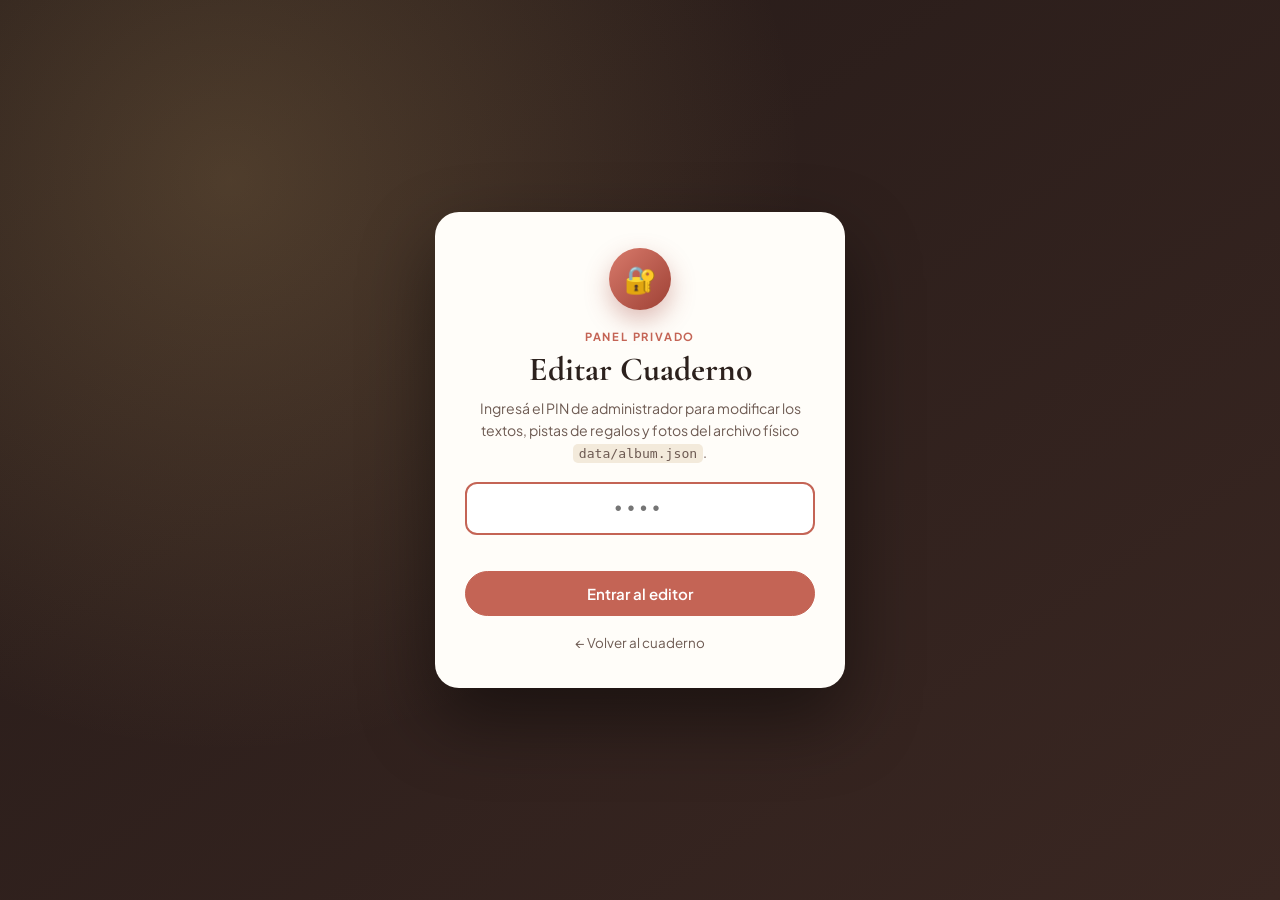
<file: admin.html>
<!DOCTYPE html>
<html lang="es">
<head>
  <meta charset="UTF-8" />
  <meta name="viewport" content="width=device-width, initial-scale=1.0" />
  <title>Admin · Cuaderno 6 Años</title>
  <link rel="preconnect" href="https://fonts.googleapis.com">
  <link rel="preconnect" href="https://fonts.gstatic.com" crossorigin>
  <link href="https://fonts.googleapis.com/css2?family=Cormorant+Garamond:wght@600;700&family=Plus+Jakarta+Sans:wght@400;500;600;700&display=swap" rel="stylesheet">
  <link rel="stylesheet" href="/admin.css" />
</head>
<body>
  <!-- PIN Lock Screen -->
  <section class="pin-screen" id="pinScreen">
    <div class="pin-card">
      <div class="pin-seal">🔐</div>
      <span class="kicker">Panel Privado</span>
      <h1>Editar Cuaderno</h1>
      <p>Ingresá el PIN de administrador para modificar los textos, pistas de regalos y fotos del archivo físico <code>data/album.json</code>.</p>
      <form id="pinForm">
        <input type="password" id="pinInput" class="pin-input" placeholder="••••" autocomplete="current-password" required />
        <div class="pin-error" id="pinError"></div>
        <button type="submit" class="btn primary full">Entrar al editor</button>
      </form>
      <a href="/" class="back-plain">← Volver al cuaderno</a>
    </div>
  </section>

  <!-- Main Editor App -->
  <div class="admin-app hidden" id="adminApp">
    <header class="admin-header">
      <div class="header-left">
        <a href="/" class="btn ghost" target="_blank">📖 Ver cuaderno</a>
        <div>
          <div class="kicker">Guardado directo en archivo físico</div>
          <h1>Editor · Cuaderno 6 Años</h1>
        </div>
      </div>

      <div class="header-right">
        <span class="save-status" id="saveStatus">Sin cambios sin guardar</span>
        <button class="btn ghost" id="downloadBackupBtn" type="button">⬇ Respaldo .json</button>
        <button class="btn primary" id="saveBtn" type="button">💾 Guardar cambios</button>
        <button class="btn ghost" id="logoutBtn" type="button" title="Cerrar sesión">🔒 Salir</button>
      </div>
    </header>

    <div class="admin-layout">
      <!-- Left Sidebar Navigation -->
      <aside class="sidebar">
        <div class="side-group-label">General</div>
        <button class="side-tab active" data-section="meta">📖 Portada y General</button>
        <button class="side-tab" data-section="dedication">💌 Dedicatoria</button>
        <button class="side-tab" data-section="surprise">✨ Mensajes sorpresa</button>

        <div class="side-group-label">Capítulos (6 Años + Regalos)</div>
        <div id="chapterTabsNav"></div>

        <div class="side-group-label">Seguridad</div>
        <button class="side-tab" data-section="security">🔐 Cambiar PIN</button>
      </aside>

      <!-- Main Form Area -->
      <main class="editor-main" id="editorMain"></main>
    </div>
  </div>

  <div class="toast" id="toast"></div>

  <script src="/admin.js"></script>
</body>
</html>
</file>
<file: admin.css>
:root {
  --bg: #f6f1e9;
  --panel: #ffffff;
  --ink: #2c211d;
  --muted: #6e5b53;
  --accent: #c46455;
  --accent-dark: #9e483b;
  --border: rgba(44, 33, 29, 0.11);
  --soft: #faf5ed;
}

* { box-sizing: border-box; margin: 0; padding: 0; }

body {
  min-height: 100vh;
  font-family: 'Plus Jakarta Sans', system-ui, sans-serif;
  background: var(--bg);
  color: var(--ink);
}

.hidden { display: none !important; }

.kicker {
  font-size: 0.7rem;
  letter-spacing: 0.16em;
  text-transform: uppercase;
  color: var(--accent);
  font-weight: 700;
}

/* ================= PIN SCREEN ================= */
.pin-screen {
  min-height: 100vh;
  display: grid;
  place-items: center;
  padding: 20px;
  background:
    radial-gradient(circle at 18% 20%, rgba(214, 177, 109, 0.22), transparent 45%),
    linear-gradient(145deg, #251a18, #3a2722);
}

.pin-card {
  width: 100%;
  max-width: 410px;
  background: #fffdf9;
  border-radius: 24px;
  padding: 36px 30px;
  text-align: center;
  box-shadow: 0 32px 75px rgba(0, 0, 0, 0.45);
}

.pin-seal {
  width: 62px;
  height: 62px;
  border-radius: 50%;
  margin: 0 auto 14px;
  background: linear-gradient(135deg, #d87a6b, #9e4135);
  display: grid;
  place-items: center;
  font-size: 1.65rem;
  box-shadow: 0 10px 24px rgba(158, 65, 53, 0.34);
}

.pin-card h1 {
  font-family: 'Cormorant Garamond', serif;
  font-size: 2.1rem;
  margin: 4px 0 8px;
}

.pin-card p {
  font-size: 0.88rem;
  color: var(--muted);
  line-height: 1.55;
}
.pin-card code {
  background: #f3eadb;
  padding: 2px 6px;
  border-radius: 5px;
  font-size: 0.82rem;
}

.pin-input {
  margin-top: 18px;
  width: 100%;
  padding: 13px 16px;
  border-radius: 12px;
  border: 2px solid #dfd2bf;
  font-size: 1.25rem;
  text-align: center;
  letter-spacing: 0.28em;
  outline: none;
}
.pin-input:focus { border-color: var(--accent); }

.pin-error {
  min-height: 22px;
  margin-top: 8px;
  font-size: 0.82rem;
  color: var(--accent-dark);
  font-weight: 600;
}

.back-plain {
  display: inline-block;
  margin-top: 18px;
  color: var(--muted);
  font-size: 0.84rem;
  text-decoration: none;
}
.back-plain:hover { color: var(--accent); }

/* ================= BUTTONS ================= */
.btn {
  display: inline-flex;
  align-items: center;
  justify-content: center;
  gap: 6px;
  padding: 9px 16px;
  border-radius: 999px;
  border: 1px solid var(--border);
  background: #fff;
  color: var(--ink);
  font-family: inherit;
  font-size: 0.84rem;
  font-weight: 600;
  text-decoration: none;
  cursor: pointer;
  transition: 0.18s;
}
.btn:hover { background: var(--soft); }
.btn.primary,
.field label.btn.primary {
  background: var(--accent);
  border-color: var(--accent);
  color: #fff;
}
.btn.primary:hover,
.field label.btn.primary:hover { background: var(--accent-dark); color: #fff; }
.btn.danger {
  background: rgba(196, 84, 72, 0.1);
  border-color: rgba(196, 84, 72, 0.25);
  color: #a1392f;
}
.btn.danger:hover { background: #c45448; color: #fff; }
.btn.sm { padding: 6px 12px; font-size: 0.76rem; }
.btn.full { width: 100%; padding: 12px 18px; font-size: 0.94rem; margin-top: 6px; }

/* ================= ADMIN LAYOUT ================= */
.admin-header {
  position: sticky;
  top: 0;
  z-index: 40;
  background: rgba(255, 253, 249, 0.92);
  backdrop-filter: blur(12px);
  border-bottom: 1px solid var(--border);
  padding: 12px 24px;
  display: flex;
  justify-content: space-between;
  align-items: center;
  gap: 16px;
  flex-wrap: wrap;
}

.header-left, .header-right {
  display: flex;
  align-items: center;
  gap: 12px;
  flex-wrap: wrap;
}

.admin-header h1 {
  font-family: 'Cormorant Garamond', serif;
  font-size: 1.55rem;
  line-height: 1.05;
}

.save-status {
  font-size: 0.78rem;
  color: var(--muted);
  padding: 5px 11px;
  border-radius: 999px;
  background: var(--soft);
}
.save-status.dirty {
  background: #fff0d6;
  color: #9c5b15;
  font-weight: 600;
}

.admin-layout {
  max-width: 1220px;
  margin: 24px auto 60px;
  padding: 0 20px;
  display: grid;
  grid-template-columns: 245px 1fr;
  gap: 24px;
  align-items: start;
}

/* Sidebar */
.sidebar {
  position: sticky;
  top: 84px;
  background: var(--panel);
  border: 1px solid var(--border);
  border-radius: 18px;
  padding: 16px 12px;
  display: flex;
  flex-direction: column;
  gap: 4px;
  box-shadow: 0 10px 30px rgba(44, 33, 29, 0.04);
}

.side-group-label {
  font-size: 0.68rem;
  letter-spacing: 0.14em;
  text-transform: uppercase;
  color: var(--muted);
  font-weight: 700;
  padding: 10px 10px 4px;
}
.side-group-label:first-child { padding-top: 2px; }

.side-tab {
  width: 100%;
  text-align: left;
  padding: 9px 12px;
  border-radius: 10px;
  border: none;
  background: transparent;
  color: var(--ink);
  font-family: inherit;
  font-size: 0.86rem;
  font-weight: 600;
  cursor: pointer;
  transition: 0.16s;
}
.side-tab:hover { background: var(--soft); }
.side-tab.active {
  background: var(--accent);
  color: #fff;
}

/* Editor cards */
.editor-main {
  display: flex;
  flex-direction: column;
  gap: 20px;
}

.card {
  background: var(--panel);
  border: 1px solid var(--border);
  border-radius: 18px;
  padding: 22px 24px;
  box-shadow: 0 10px 30px rgba(44, 33, 29, 0.04);
}

.card.highlight-gift {
  background: linear-gradient(180deg, #fffdf8, #fdf4e7);
  border-color: rgba(200, 134, 76, 0.42);
}

.card-head {
  display: flex;
  justify-content: space-between;
  align-items: center;
  gap: 12px;
  margin-bottom: 16px;
  padding-bottom: 10px;
  border-bottom: 1px dashed var(--border);
}

.card-head h2 {
  font-family: 'Cormorant Garamond', serif;
  font-size: 1.55rem;
}

.grid-2 {
  display: grid;
  grid-template-columns: repeat(2, 1fr);
  gap: 14px;
}
.grid-3 {
  display: grid;
  grid-template-columns: repeat(3, 1fr);
  gap: 12px;
}

.field {
  display: flex;
  flex-direction: column;
  gap: 5px;
  margin-bottom: 12px;
}
.field:last-child { margin-bottom: 0; }

.field label {
  font-size: 0.78rem;
  font-weight: 700;
  color: var(--muted);
}

.field input,
.field textarea,
.field select {
  width: 100%;
  padding: 9px 12px;
  border-radius: 10px;
  border: 1.5px solid #e1d5c5;
  background: #fffdf9;
  font-family: inherit;
  font-size: 0.9rem;
  color: var(--ink);
  outline: none;
  transition: border-color 0.18s;
}
.field input:focus,
.field textarea:focus,
.field select:focus {
  border-color: var(--accent);
  background: #fff;
}
.field textarea { resize: vertical; min-height: 76px; line-height: 1.5; }
.field small { font-size: 0.74rem; color: var(--muted); }

.sub-item {
  background: var(--soft);
  border: 1px solid var(--border);
  border-radius: 14px;
  padding: 16px;
  margin-bottom: 14px;
}
.sub-item:last-child { margin-bottom: 0; }

.sub-item-head {
  display: flex;
  justify-content: space-between;
  align-items: center;
  margin-bottom: 12px;
  font-weight: 700;
  font-size: 0.9rem;
  gap: 10px;
  flex-wrap: wrap;
}

.upload-actions {
  display: flex;
  gap: 8px;
  flex-wrap: wrap;
}

.empty-media {
  text-align: center;
  padding: 28px 18px;
  border-radius: 14px;
  border: 2px dashed #e1d4c3;
  background: #fdf9f3;
  color: var(--muted);
}
.empty-media strong { display: block; color: var(--ink); font-size: 0.98rem; margin-top: 6px; }
.empty-media p { font-size: 0.84rem; margin-top: 4px; }

.pol-admin-grid {
  display: grid;
  grid-template-columns: 150px 1fr;
  gap: 16px;
  align-items: start;
}

.pol-thumb-box {
  background: #fff;
  border: 1px solid var(--border);
  border-radius: 10px;
  padding: 8px;
  text-align: center;
}
.pol-thumb-media {
  width: 100%;
  aspect-ratio: 1 / 1;
  border-radius: 6px;
  overflow: hidden;
  background: #231a18;
  display: grid;
  place-items: center;
  color: rgba(255,255,255,0.6);
  font-size: 0.78rem;
}
.pol-thumb-media img,
.pol-thumb-media video {
  width: 100%;
  height: 100%;
  object-fit: cover;
  display: block;
}
.pol-thumb-actions {
  margin-top: 8px;
  display: flex;
  flex-direction: column;
  gap: 5px;
}

.upload-bar {
  margin-bottom: 14px;
  padding: 10px 14px;
  border-radius: 12px;
  background: #fff4df;
  border: 1px solid #ecc98c;
  font-size: 0.82rem;
  font-weight: 600;
  color: #7c4d12;
  display: none;
  align-items: center;
  gap: 12px;
}
.upload-bar.active { display: flex; }
.upload-track {
  flex: 1;
  height: 7px;
  border-radius: 99px;
  background: rgba(124, 77, 18, 0.16);
  overflow: hidden;
}
.upload-fill {
  height: 100%;
  width: 0%;
  background: var(--accent);
  transition: width 0.15s linear;
}

.music-row {
  display: flex;
  gap: 10px;
  align-items: center;
}
.music-row input { flex: 1; }

.schedule-pill {
  display: inline-flex;
  align-items: center;
  gap: 6px;
  font-size: 0.76rem;
  font-weight: 700;
  padding: 5px 12px;
  border-radius: 999px;
}
.schedule-pill.open {
  background: rgba(60, 125, 82, 0.13);
  color: #2f6b43;
}
.schedule-pill.locked {
  background: #fff0d6;
  color: #9c5b15;
}

.schedule-pill.past {
  background: rgba(118, 98, 88, 0.12);
  color: #6b5a52;
}
.schedule-pill.today {
  background: rgba(196, 100, 85, 0.16);
  color: #9e483b;
}
.surprise-intro {
  font-size: 0.9rem;
  color: var(--muted);
  margin-bottom: 16px;
  line-height: 1.5;
}
.surprise-item textarea {
  min-height: 150px;
}

.schedule-row {
  display: flex;
  gap: 10px;
  align-items: center;
  flex-wrap: wrap;
}
.schedule-row input[type="datetime-local"] {
  flex: 1;
  min-width: 220px;
}

/* Visual Theme Picker Cards */
.theme-picker-grid {
  display: grid;
  grid-template-columns: repeat(auto-fill, minmax(170px, 1fr));
  gap: 10px;
}
.theme-card {
  border: 2px solid var(--border);
  border-radius: 14px;
  padding: 10px;
  background: #fffdf9;
  cursor: pointer;
  text-align: left;
  transition: transform 0.16s ease, border-color 0.18s ease, box-shadow 0.18s ease;
  font-family: inherit;
}
.theme-card:hover {
  transform: translateY(-2px);
  border-color: rgba(196, 100, 85, 0.5);
}
.theme-card.active {
  border-color: var(--accent);
  box-shadow: 0 0 0 3px rgba(196, 100, 85, 0.18);
  background: #fff;
}
.theme-swatch {
  height: 40px;
  border-radius: 9px;
  display: flex;
  align-items: center;
  justify-content: space-between;
  padding: 6px 8px;
  margin-bottom: 8px;
  border: 1px solid rgba(0, 0, 0, 0.08);
}
.theme-swatch-paper {
  width: 28px;
  height: 22px;
  border-radius: 4px;
  border: 1px solid rgba(0, 0, 0, 0.12);
  display: grid;
  place-items: center;
}
.theme-swatch-dot {
  width: 10px;
  height: 10px;
  border-radius: 50%;
}
.theme-name {
  display: block;
  font-size: 0.8rem;
  font-weight: 700;
  color: var(--ink);
}
.theme-desc {
  display: block;
  font-size: 0.7rem;
  color: var(--muted);
  margin-top: 2px;
}

@media (max-width: 680px) {
  .pol-admin-grid { grid-template-columns: 1fr; }
}

.toast {
  position: fixed;
  bottom: 24px;
  right: 24px;
  background: #2b211e;
  color: #fff;
  padding: 12px 20px;
  border-radius: 999px;
  font-size: 0.86rem;
  font-weight: 600;
  box-shadow: 0 16px 36px rgba(0, 0, 0, 0.28);
  opacity: 0;
  transform: translateY(14px);
  pointer-events: none;
  transition: 0.28s ease;
  z-index: 100;
}
.toast.show { opacity: 1; transform: translateY(0); }

@media (max-width: 860px) {
  .admin-layout { grid-template-columns: 1fr; }
  .sidebar { position: static; }
  .grid-2, .grid-3 { grid-template-columns: 1fr; }
}
</file>
